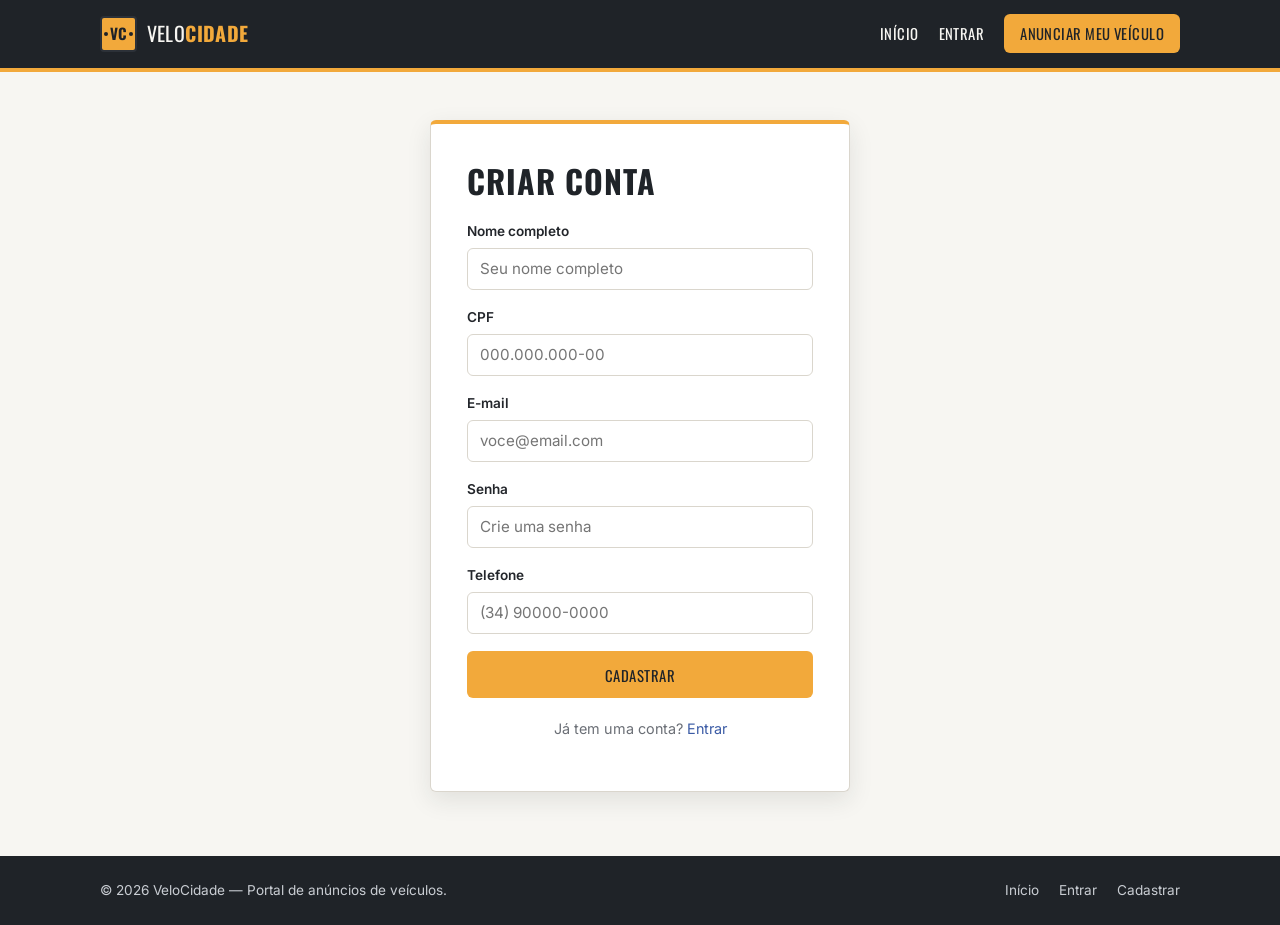
<file: cadastro.html>
<!DOCTYPE html>
<html lang="pt-BR">
<head>
<meta charset="UTF-8">
<meta name="viewport" content="width=device-width, initial-scale=1.0">
<title>Cadastrar — VeloCidade</title>
<link rel="preconnect" href="https://fonts.googleapis.com">
<link href="https://fonts.googleapis.com/css2?family=Oswald:wght@500;600;700&family=Inter:wght@400;500;600&display=swap" rel="stylesheet">
<link rel="stylesheet" href="css/style.css">
</head>
<body>

<header class="site-header">
  <div class="container header-inner">
    <a href="index.html" class="logo" aria-label="VeloCidade, página inicial">
      <span class="logo-plate">VC</span>
      <span class="logo-word">Velo<strong>Cidade</strong></span>
    </a>
    <nav class="nav" aria-label="Navegação principal">
      <a href="index.html">Início</a>
      <a href="login.html">Entrar</a>
      <a href="cadastro.html" class="nav-cta">Anunciar meu veículo</a>
    </nav>
  </div>
</header>

<main>
  <section class="auth-section">
    <div class="auth-card">
      <h1>Criar conta</h1>
      <form class="form" onsubmit="return false;">
        <div class="field field-full">
          <label for="nome">Nome completo</label>
          <input type="text" id="nome" name="nome" placeholder="Seu nome completo" required>
        </div>
        <div class="field field-full">
          <label for="cpf">CPF</label>
          <input type="text" id="cpf" name="cpf" placeholder="000.000.000-00" required>
        </div>
        <div class="field field-full">
          <label for="email">E-mail</label>
          <input type="email" id="email" name="email" placeholder="voce@email.com" required>
        </div>
        <div class="field field-full">
          <label for="senha">Senha</label>
          <input type="password" id="senha" name="senha" placeholder="Crie uma senha" required>
        </div>
        <div class="field field-full">
          <label for="telefone">Telefone</label>
          <input type="tel" id="telefone" name="telefone" placeholder="(34) 90000-0000" required>
        </div>
        <div class="field field-full">
          <button type="submit" class="btn btn-primary btn-block">Cadastrar</button>
        </div>
      </form>
      <p class="auth-alt">Já tem uma conta? <a href="login.html">Entrar</a></p>
    </div>
  </section>
</main>

<footer class="site-footer">
  <div class="container footer-inner">
    <p>&copy; 2026 VeloCidade — Portal de anúncios de veículos.</p>
    <nav aria-label="Links do rodapé">
      <a href="index.html">Início</a>
      <a href="login.html">Entrar</a>
      <a href="cadastro.html">Cadastrar</a>
    </nav>
  </div>
</footer>

</body>
</html>
</file>
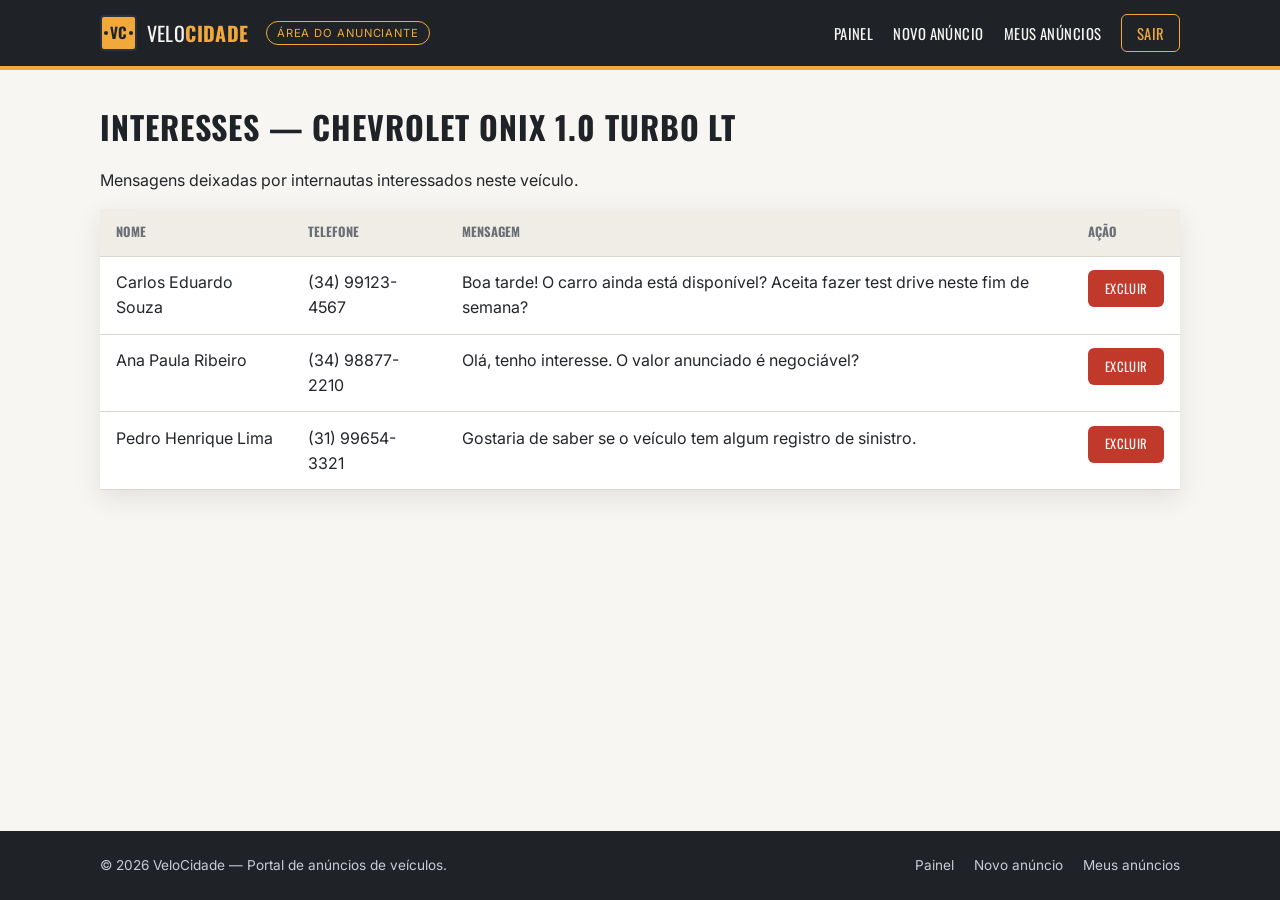
<file: interesses.html>
<!DOCTYPE html>
<html lang="pt-BR">
<head>
<meta charset="UTF-8">
<meta name="viewport" content="width=device-width, initial-scale=1.0">
<title>Interesses no anúncio — VeloCidade</title>
<link rel="preconnect" href="https://fonts.googleapis.com">
<link href="https://fonts.googleapis.com/css2?family=Oswald:wght@500;600;700&family=Inter:wght@400;500;600&display=swap" rel="stylesheet">
<link rel="stylesheet" href="../css/style.css">
</head>
<body>

<header class="site-header">
  <div class="container header-inner">
    <a href="painel.html" class="logo" aria-label="VeloCidade, painel do anunciante">
      <span class="logo-plate">VC</span>
      <span class="logo-word">Velo<strong>Cidade</strong></span>
      <span class="area-tag">Área do anunciante</span>
    </a>
    <nav class="nav" aria-label="Navegação da área restrita">
      <a href="painel.html">Painel</a>
      <a href="novo-anuncio.html">Novo anúncio</a>
      <a href="meus-anuncios.html">Meus anúncios</a>
      <a href="../login.html" class="nav-sair">Sair</a>
    </nav>
  </div>
</header>

<main>
  <section class="container" style="padding-top:2rem;">
    <h1>Interesses — Chevrolet Onix 1.0 Turbo LT</h1>
    <p>Mensagens deixadas por internautas interessados neste veículo.</p>

    <table class="interest-list">
      <thead>
        <tr>
          <th>Nome</th>
          <th>Telefone</th>
          <th>Mensagem</th>
          <th>Ação</th>
        </tr>
      </thead>
      <tbody>
        <tr>
          <td>Carlos Eduardo Souza</td>
          <td>(34) 99123-4567</td>
          <td>Boa tarde! O carro ainda está disponível? Aceita fazer test drive neste fim de semana?</td>
          <td><a href="#" class="btn btn-danger btn-small">Excluir</a></td>
        </tr>
        <tr>
          <td>Ana Paula Ribeiro</td>
          <td>(34) 98877-2210</td>
          <td>Olá, tenho interesse. O valor anunciado é negociável?</td>
          <td><a href="#" class="btn btn-danger btn-small">Excluir</a></td>
        </tr>
        <tr>
          <td>Pedro Henrique Lima</td>
          <td>(31) 99654-3321</td>
          <td>Gostaria de saber se o veículo tem algum registro de sinistro.</td>
          <td><a href="#" class="btn btn-danger btn-small">Excluir</a></td>
        </tr>
      </tbody>
    </table>
  </section>
</main>

<footer class="site-footer">
  <div class="container footer-inner">
    <p>&copy; 2026 VeloCidade — Portal de anúncios de veículos.</p>
    <nav aria-label="Links do rodapé">
      <a href="painel.html">Painel</a>
      <a href="novo-anuncio.html">Novo anúncio</a>
      <a href="meus-anuncios.html">Meus anúncios</a>
    </nav>
  </div>
</footer>

</body>
</html>
</file>
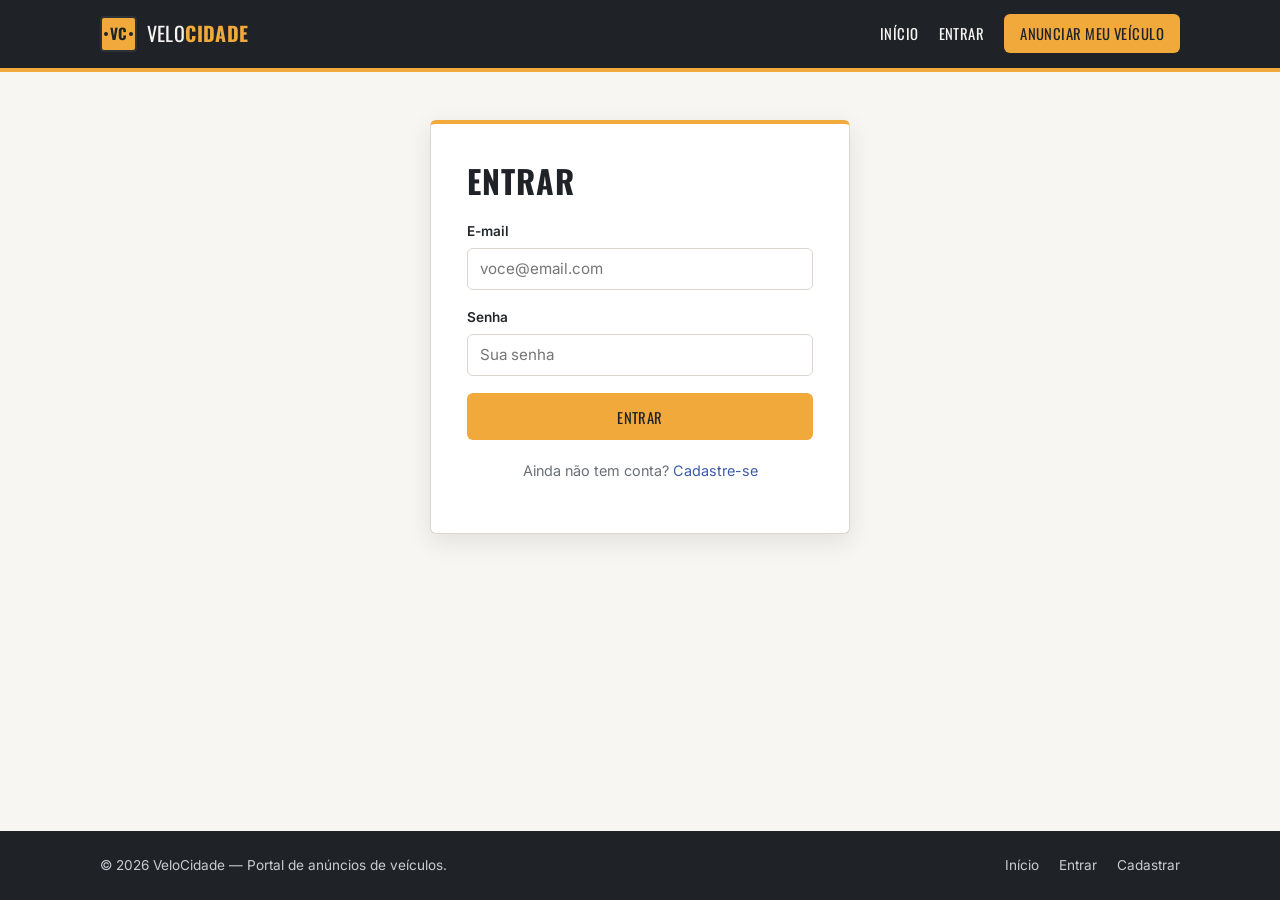
<file: login.html>
<!DOCTYPE html>
<html lang="pt-BR">
<head>
<meta charset="UTF-8">
<meta name="viewport" content="width=device-width, initial-scale=1.0">
<title>Entrar — VeloCidade</title>
<link rel="preconnect" href="https://fonts.googleapis.com">
<link href="https://fonts.googleapis.com/css2?family=Oswald:wght@500;600;700&family=Inter:wght@400;500;600&display=swap" rel="stylesheet">
<link rel="stylesheet" href="css/style.css">
</head>
<body>

<header class="site-header">
  <div class="container header-inner">
    <a href="index.html" class="logo" aria-label="VeloCidade, página inicial">
      <span class="logo-plate">VC</span>
      <span class="logo-word">Velo<strong>Cidade</strong></span>
    </a>
    <nav class="nav" aria-label="Navegação principal">
      <a href="index.html">Início</a>
      <a href="login.html">Entrar</a>
      <a href="cadastro.html" class="nav-cta">Anunciar meu veículo</a>
    </nav>
  </div>
</header>

<main>
  <section class="auth-section">
    <div class="auth-card">
      <h1>Entrar</h1>
      <form class="form" onsubmit="return false;">
        <div class="field field-full">
          <label for="email">E-mail</label>
          <input type="email" id="email" name="email" placeholder="voce@email.com" required>
        </div>
        <div class="field field-full">
          <label for="senha">Senha</label>
          <input type="password" id="senha" name="senha" placeholder="Sua senha" required>
        </div>
        <div class="field field-full">
          <button type="submit" class="btn btn-primary btn-block">Entrar</button>
        </div>
      </form>
      <p class="auth-alt">Ainda não tem conta? <a href="cadastro.html">Cadastre-se</a></p>
    </div>
  </section>
</main>

<footer class="site-footer">
  <div class="container footer-inner">
    <p>&copy; 2026 VeloCidade — Portal de anúncios de veículos.</p>
    <nav aria-label="Links do rodapé">
      <a href="index.html">Início</a>
      <a href="login.html">Entrar</a>
      <a href="cadastro.html">Cadastrar</a>
    </nav>
  </div>
</footer>

</body>
</html>
</file>
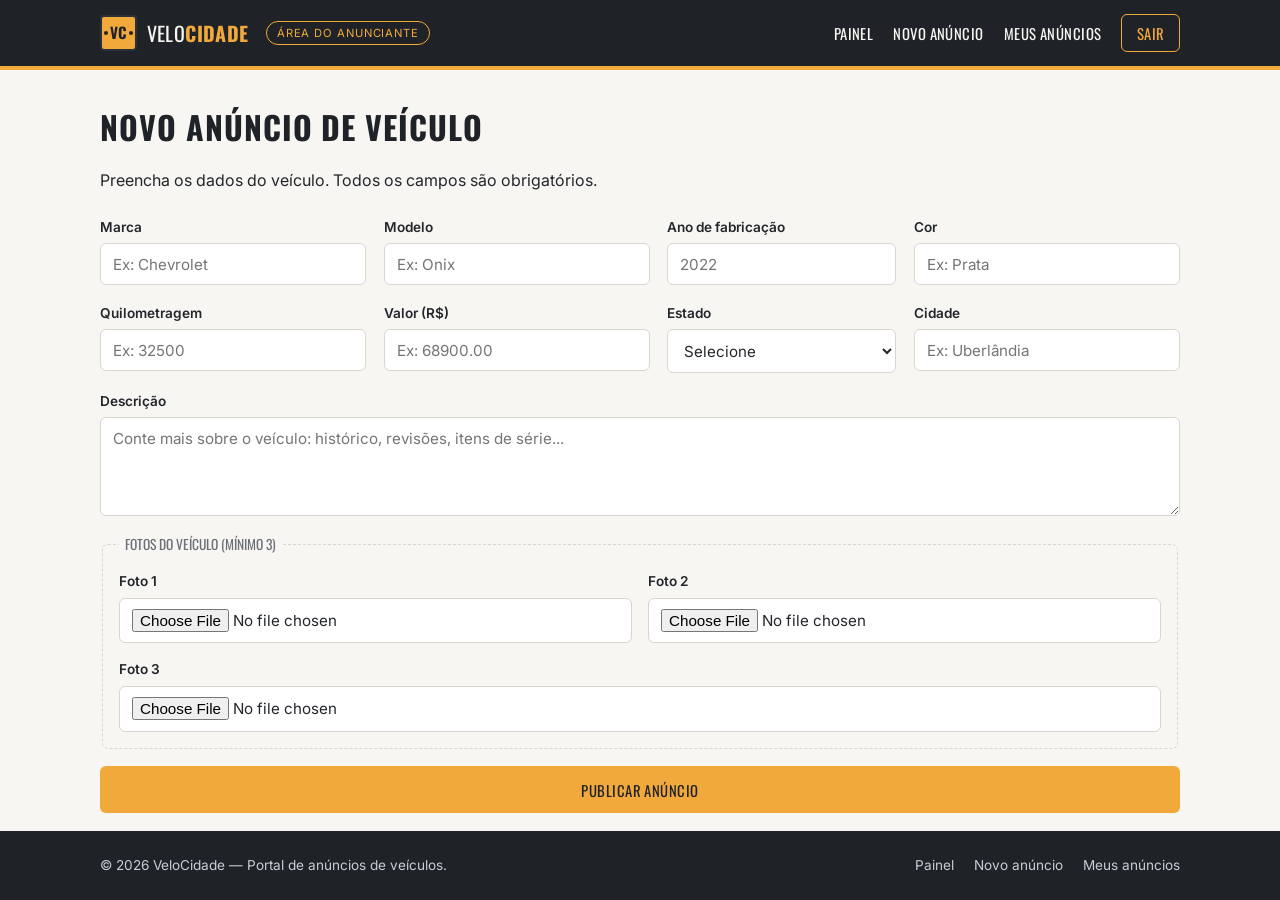
<file: novo-anuncio.html>
<!DOCTYPE html>
<html lang="pt-BR">
<head>
<meta charset="UTF-8">
<meta name="viewport" content="width=device-width, initial-scale=1.0">
<title>Novo anúncio — VeloCidade</title>
<link rel="preconnect" href="https://fonts.googleapis.com">
<link href="https://fonts.googleapis.com/css2?family=Oswald:wght@500;600;700&family=Inter:wght@400;500;600&display=swap" rel="stylesheet">
<link rel="stylesheet" href="../css/style.css">
</head>
<body>

<header class="site-header">
  <div class="container header-inner">
    <a href="painel.html" class="logo" aria-label="VeloCidade, painel do anunciante">
      <span class="logo-plate">VC</span>
      <span class="logo-word">Velo<strong>Cidade</strong></span>
      <span class="area-tag">Área do anunciante</span>
    </a>
    <nav class="nav" aria-label="Navegação da área restrita">
      <a href="painel.html">Painel</a>
      <a href="novo-anuncio.html">Novo anúncio</a>
      <a href="meus-anuncios.html">Meus anúncios</a>
      <a href="../login.html" class="nav-sair">Sair</a>
    </nav>
  </div>
</header>

<main>
  <section class="container" style="padding-top:2rem;">
    <h1>Novo anúncio de veículo</h1>
    <p>Preencha os dados do veículo. Todos os campos são obrigatórios.</p>

    <form class="form" style="margin-top:1.5rem;" onsubmit="return false;">
      <div class="field">
        <label for="marca">Marca</label>
        <input type="text" id="marca" name="marca" placeholder="Ex: Chevrolet" required>
      </div>
      <div class="field">
        <label for="modelo">Modelo</label>
        <input type="text" id="modelo" name="modelo" placeholder="Ex: Onix" required>
      </div>
      <div class="field">
        <label for="ano">Ano de fabricação</label>
        <input type="number" id="ano" name="ano" min="1970" max="2026" placeholder="2022" required>
      </div>
      <div class="field">
        <label for="cor">Cor</label>
        <input type="text" id="cor" name="cor" placeholder="Ex: Prata" required>
      </div>
      <div class="field">
        <label for="km">Quilometragem</label>
        <input type="number" id="km" name="km" min="0" placeholder="Ex: 32500" required>
      </div>
      <div class="field">
        <label for="valor">Valor (R$)</label>
        <input type="number" id="valor" name="valor" min="0" step="0.01" placeholder="Ex: 68900.00" required>
      </div>
      <div class="field">
        <label for="estado">Estado</label>
        <select id="estado" name="estado" required>
          <option value="">Selecione</option>
          <option>MG</option>
          <option>SP</option>
          <option>RJ</option>
          <option>GO</option>
          <option>ES</option>
        </select>
      </div>
      <div class="field">
        <label for="cidade">Cidade</label>
        <input type="text" id="cidade" name="cidade" placeholder="Ex: Uberlândia" required>
      </div>

      <div class="field field-full">
        <label for="descricao">Descrição</label>
        <textarea id="descricao" name="descricao" rows="4" placeholder="Conte mais sobre o veículo: histórico, revisões, itens de série..." required></textarea>
      </div>

      <fieldset>
        <legend>Fotos do veículo (mínimo 3)</legend>
        <div class="photo-upload-group">
          <div class="field">
            <label for="foto1">Foto 1</label>
            <input type="file" id="foto1" name="foto1" accept="image/*" required>
          </div>
          <div class="field">
            <label for="foto2">Foto 2</label>
            <input type="file" id="foto2" name="foto2" accept="image/*" required>
          </div>
          <div class="field">
            <label for="foto3">Foto 3</label>
            <input type="file" id="foto3" name="foto3" accept="image/*" required>
          </div>
        </div>
      </fieldset>

      <div class="field field-full">
        <button type="submit" class="btn btn-primary">Publicar anúncio</button>
      </div>
    </form>
  </section>
</main>

<footer class="site-footer">
  <div class="container footer-inner">
    <p>&copy; 2026 VeloCidade — Portal de anúncios de veículos.</p>
    <nav aria-label="Links do rodapé">
      <a href="painel.html">Painel</a>
      <a href="novo-anuncio.html">Novo anúncio</a>
      <a href="meus-anuncios.html">Meus anúncios</a>
    </nav>
  </div>
</footer>

</body>
</html>
</file>
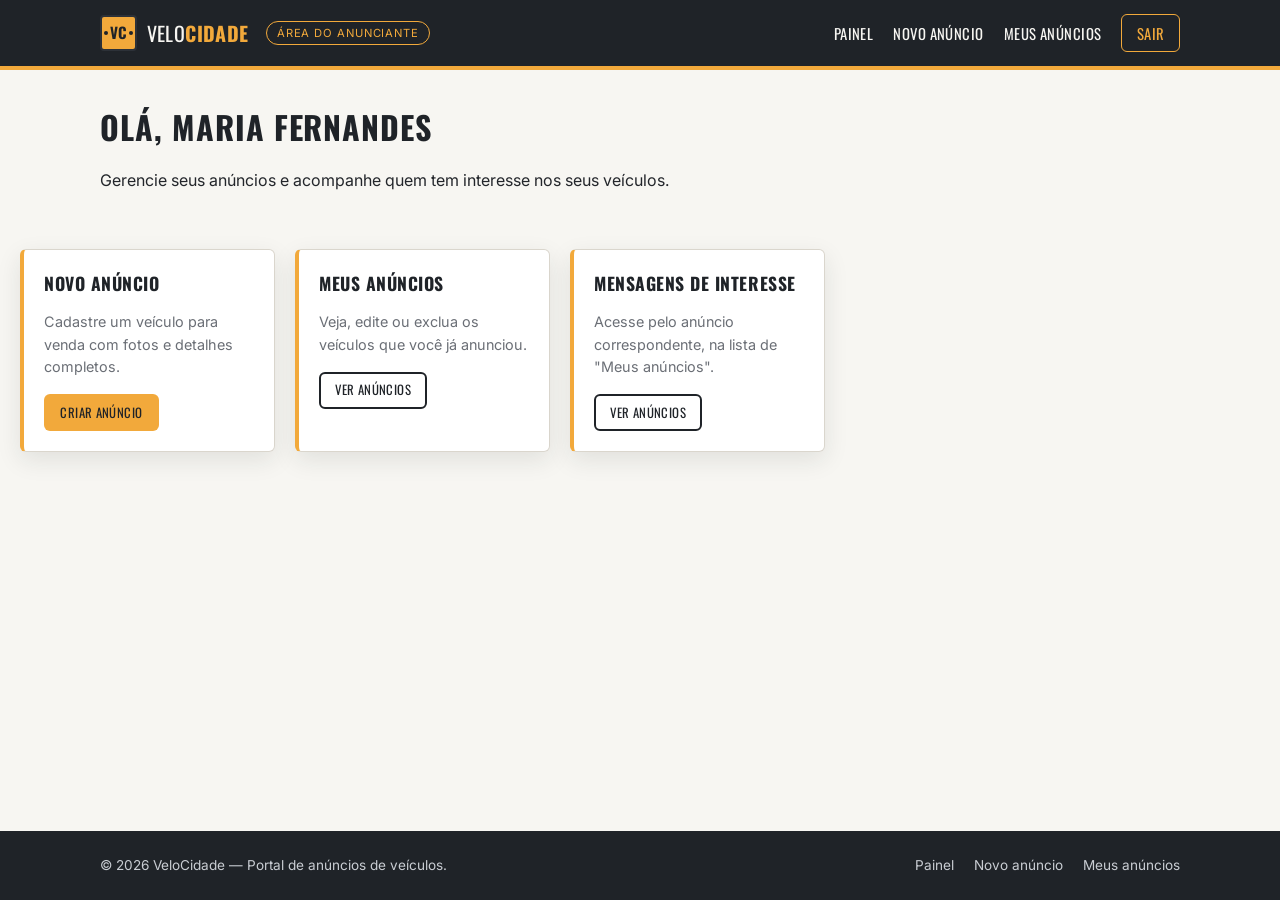
<file: painel.html>
<!DOCTYPE html>
<html lang="pt-BR">
<head>
<meta charset="UTF-8">
<meta name="viewport" content="width=device-width, initial-scale=1.0">
<title>Meu painel — VeloCidade</title>
<link rel="preconnect" href="https://fonts.googleapis.com">
<link href="https://fonts.googleapis.com/css2?family=Oswald:wght@500;600;700&family=Inter:wght@400;500;600&display=swap" rel="stylesheet">
<link rel="stylesheet" href="../css/style.css">
</head>
<body>

<header class="site-header">
  <div class="container header-inner">
    <a href="painel.html" class="logo" aria-label="VeloCidade, painel do anunciante">
      <span class="logo-plate">VC</span>
      <span class="logo-word">Velo<strong>Cidade</strong></span>
      <span class="area-tag">Área do anunciante</span>
    </a>
    <nav class="nav" aria-label="Navegação da área restrita">
      <a href="painel.html">Painel</a>
      <a href="novo-anuncio.html">Novo anúncio</a>
      <a href="meus-anuncios.html">Meus anúncios</a>
      <a href="../login.html" class="nav-sair">Sair</a>
    </nav>
  </div>
</header>

<main>
  <section class="container dashboard-welcome">
    <h1>Olá, Maria Fernandes</h1>
    <p>Gerencie seus anúncios e acompanhe quem tem interesse nos seus veículos.</p>
  </section>

  <section class="container dashboard-grid">
    <div class="dashboard-card">
      <h3>Novo anúncio</h3>
      <p>Cadastre um veículo para venda com fotos e detalhes completos.</p>
      <a href="novo-anuncio.html" class="btn btn-primary btn-small">Criar anúncio</a>
    </div>
    <div class="dashboard-card">
      <h3>Meus anúncios</h3>
      <p>Veja, edite ou exclua os veículos que você já anunciou.</p>
      <a href="meus-anuncios.html" class="btn btn-outline btn-small">Ver anúncios</a>
    </div>
    <div class="dashboard-card">
      <h3>Mensagens de interesse</h3>
      <p>Acesse pelo anúncio correspondente, na lista de "Meus anúncios".</p>
      <a href="meus-anuncios.html" class="btn btn-outline btn-small">Ver anúncios</a>
    </div>
  </section>
</main>

<footer class="site-footer">
  <div class="container footer-inner">
    <p>&copy; 2026 VeloCidade — Portal de anúncios de veículos.</p>
    <nav aria-label="Links do rodapé">
      <a href="painel.html">Painel</a>
      <a href="novo-anuncio.html">Novo anúncio</a>
      <a href="meus-anuncios.html">Meus anúncios</a>
    </nav>
  </div>
</footer>

</body>
</html>
</file>
<file: css/style.css>
/* ===========================================================
   VeloCidade — Portal de Anúncios de Veículos
   Etapa 1: Estrutura estática (HTML/CSS/Flexbox)
   =========================================================== */

:root {
  --asphalt: #1F2328;
  --asphalt-soft: #2C3138;
  --paper: #F7F6F2;
  --paper-dim: #EFEDE6;
  --amber: #F2A93B;
  --amber-dark: #D98F1E;
  --steel: #3B5BA5;
  --line: #DAD6CD;
  --danger: #C0392B;
  --text: #23262B;
  --text-muted: #6B6F76;

  --font-display: "Oswald", "Arial Narrow", sans-serif;
  --font-body: "Inter", "Segoe UI", sans-serif;

  --radius: 6px;
  --shadow: 0 8px 24px rgba(31, 35, 40, 0.10);
}

* { box-sizing: border-box; }

html { scroll-behavior: smooth; }

body {
  margin: 0;
  font-family: var(--font-body);
  color: var(--text);
  background: var(--paper);
  line-height: 1.55;
}

img { max-width: 100%; display: block; }

a { color: var(--steel); text-decoration: none; }
a:hover { text-decoration: underline; }

h1, h2, h3 {
  font-family: var(--font-display);
  text-transform: uppercase;
  letter-spacing: 0.03em;
  color: var(--asphalt);
  margin: 0 0 0.5em;
}

h1 { font-size: 2rem; }
h2 { font-size: 1.4rem; }
h3 { font-size: 1.1rem; }

.container {
  width: 100%;
  max-width: 1120px;
  margin: 0 auto;
  padding: 0 1.25rem;
}

:focus-visible {
  outline: 3px solid var(--amber);
  outline-offset: 2px;
}

/* -------------------- Header / Nav -------------------- */
.site-header {
  background: var(--asphalt);
  border-bottom: 4px solid var(--amber);
}

.header-inner {
  display: flex;
  align-items: center;
  justify-content: space-between;
  flex-wrap: wrap;
  gap: 0.75rem;
  padding: 0.9rem 1.25rem;
}

.logo {
  display: flex;
  align-items: center;
  gap: 0.6rem;
  color: var(--paper);
}
.logo:hover { text-decoration: none; }

.logo-plate {
  font-family: var(--font-display);
  background: var(--amber);
  color: var(--asphalt);
  font-weight: 700;
  font-size: 0.95rem;
  padding: 0.25rem 0.5rem;
  border-radius: 4px;
  border: 2px solid var(--asphalt-soft);
  position: relative;
}
.logo-plate::before,
.logo-plate::after {
  content: "";
  position: absolute;
  top: 50%;
  width: 4px;
  height: 4px;
  background: var(--asphalt);
  border-radius: 50%;
  transform: translateY(-50%);
}
.logo-plate::before { left: 2px; }
.logo-plate::after { right: 2px; }

.logo-word {
  font-family: var(--font-display);
  font-size: 1.25rem;
  letter-spacing: 0.02em;
  text-transform: uppercase;
}
.logo-word strong { color: var(--amber); }

.nav {
  display: flex;
  align-items: center;
  gap: 1.25rem;
  flex-wrap: wrap;
}
.nav a {
  color: var(--paper);
  font-family: var(--font-display);
  font-size: 0.92rem;
  letter-spacing: 0.03em;
  text-transform: uppercase;
}
.nav a:hover { color: var(--amber); text-decoration: none; }

.nav .nav-cta {
  background: var(--amber);
  color: var(--asphalt);
  padding: 0.5rem 1rem;
  border-radius: var(--radius);
}
.nav .nav-cta:hover { background: var(--amber-dark); color: var(--asphalt); }

.nav .nav-sair {
  color: var(--amber);
  border: 1px solid var(--amber);
  padding: 0.4rem 0.9rem;
  border-radius: var(--radius);
}

/* Restricted-area badge under logo */
.area-tag {
  font-family: var(--font-body);
  font-size: 0.7rem;
  text-transform: uppercase;
  letter-spacing: 0.08em;
  color: var(--amber);
  border: 1px solid var(--amber);
  border-radius: 999px;
  padding: 0.15rem 0.6rem;
  margin-left: 0.5rem;
}

/* -------------------- Buttons -------------------- */
.btn {
  display: inline-block;
  font-family: var(--font-display);
  text-transform: uppercase;
  letter-spacing: 0.03em;
  font-size: 0.92rem;
  padding: 0.65rem 1.3rem;
  border-radius: var(--radius);
  border: 2px solid transparent;
  cursor: pointer;
}
.btn:hover { text-decoration: none; }

.btn-primary { background: var(--amber); color: var(--asphalt); }
.btn-primary:hover { background: var(--amber-dark); }

.btn-outline {
  background: transparent;
  border-color: var(--asphalt);
  color: var(--asphalt);
}
.btn-outline:hover { background: var(--asphalt); color: var(--paper); }

.btn-danger { background: var(--danger); color: var(--paper); }
.btn-danger:hover { background: #a53324; }

.btn-small { padding: 0.4rem 0.9rem; font-size: 0.8rem; }
.btn-block { width: 100%; text-align: center; }

/* -------------------- Hero / Search panel -------------------- */
.search-panel {
  background: var(--asphalt);
  color: var(--paper);
  padding: 2.5rem 1.25rem 3rem;
  margin-bottom: 2.5rem;
  border-bottom: 4px solid var(--amber);
}
.search-panel h1 {
  color: var(--paper);
  max-width: 640px;
}
.search-panel .lede {
  color: #C9CDD3;
  margin-bottom: 1.5rem;
  max-width: 560px;
}

.search-form {
  display: flex;
  flex-wrap: wrap;
  gap: 1rem;
  align-items: flex-end;
  background: var(--asphalt-soft);
  padding: 1.25rem;
  border-radius: var(--radius);
}
.search-form .field { flex: 1 1 180px; margin: 0; }
.search-form label { color: #C9CDD3; }

/* -------------------- Forms -------------------- */
.form {
  display: flex;
  flex-wrap: wrap;
  gap: 1.1rem;
}
.field {
  display: flex;
  flex-direction: column;
  gap: 0.35rem;
  flex: 1 1 220px;
}
.field-full { flex-basis: 100%; }

label {
  font-size: 0.85rem;
  font-weight: 600;
  color: var(--text);
}

input, select, textarea {
  font-family: var(--font-body);
  font-size: 0.95rem;
  padding: 0.65rem 0.75rem;
  border: 1px solid var(--line);
  border-radius: var(--radius);
  background: #fff;
  color: var(--text);
}
input:focus, select:focus, textarea:focus {
  border-color: var(--steel);
}
textarea { resize: vertical; }

fieldset {
  flex-basis: 100%;
  border: 1px dashed var(--line);
  border-radius: var(--radius);
  padding: 1rem;
}
legend {
  font-family: var(--font-display);
  text-transform: uppercase;
  font-size: 0.85rem;
  color: var(--text-muted);
  padding: 0 0.4rem;
}

/* -------------------- Cards / Grid -------------------- */
.section-title {
  display: flex;
  align-items: baseline;
  justify-content: space-between;
  margin-bottom: 1.25rem;
}
.section-title p { color: var(--text-muted); margin: 0; }

.vehicle-grid {
  display: grid;
  grid-template-columns: repeat(auto-fill, minmax(250px, 1fr));
  gap: 1.5rem;
  margin-bottom: 3rem;
}

.vehicle-card {
  background: #fff;
  border: 1px solid var(--line);
  border-radius: var(--radius);
  overflow: hidden;
  box-shadow: var(--shadow);
  display: flex;
  flex-direction: column;
  transition: transform 0.15s ease;
}
.vehicle-card:hover { transform: translateY(-3px); }

.card-media { position: relative; }
.card-media img { width: 100%; height: 170px; object-fit: cover; }

.price-tag {
  position: absolute;
  bottom: 0.6rem;
  left: 0.6rem;
  background: var(--amber);
  color: var(--asphalt);
  font-family: var(--font-display);
  font-weight: 700;
  padding: 0.3rem 0.6rem;
  border-radius: 4px;
  font-size: 0.95rem;
}
.price-tag--lg { position: static; display: inline-block; font-size: 1.4rem; margin-bottom: 1rem; }

.card-body {
  padding: 1rem 1.1rem 1.2rem;
  display: flex;
  flex-direction: column;
  gap: 0.35rem;
  flex: 1;
}
.card-meta { color: var(--text-muted); font-size: 0.88rem; margin: 0 0 0.6rem; }
.card-body .btn { align-self: flex-start; margin-top: auto; }

.card-actions { display: flex; gap: 0.5rem; flex-wrap: wrap; margin-top: 0.75rem; }

/* -------------------- Vehicle detail -------------------- */
.vehicle-detail {
  display: flex;
  flex-wrap: wrap;
  gap: 2.5rem;
  margin-bottom: 2.5rem;
}
.gallery { flex: 1 1 380px; }
.gallery-main img {
  width: 100%;
  height: 320px;
  object-fit: cover;
  border-radius: var(--radius);
  border: 1px solid var(--line);
}
.gallery-thumbs {
  display: flex;
  gap: 0.6rem;
  margin-top: 0.6rem;
}
.gallery-thumbs img {
  width: 90px;
  height: 64px;
  object-fit: cover;
  border-radius: 4px;
  border: 1px solid var(--line);
  cursor: pointer;
}

.detail-info { flex: 1 1 320px; }

.spec-list {
  list-style: none;
  margin: 0 0 1.25rem;
  padding: 0;
  display: grid;
  grid-template-columns: repeat(2, minmax(140px, 1fr));
  gap: 0.5rem 1rem;
  border-top: 1px solid var(--line);
  border-bottom: 1px solid var(--line);
  padding: 1rem 0;
}
.spec-list strong { color: var(--text-muted); font-weight: 600; display: block; font-size: 0.78rem; text-transform: uppercase; }

.description { color: var(--text); }

.interest-form-section {
  background: var(--paper-dim);
  padding: 2rem 1.25rem;
  border-radius: var(--radius);
  margin-bottom: 3rem;
}

/* -------------------- Auth pages -------------------- */
.auth-section {
  display: flex;
  justify-content: center;
  padding: 3rem 1.25rem 4rem;
}
.auth-card {
  background: #fff;
  border: 1px solid var(--line);
  border-radius: var(--radius);
  box-shadow: var(--shadow);
  padding: 2rem 2.25rem 2.25rem;
  width: 100%;
  max-width: 420px;
  border-top: 4px solid var(--amber);
}
.auth-alt { margin-top: 1.25rem; font-size: 0.9rem; color: var(--text-muted); text-align: center; }

/* -------------------- Restricted dashboard -------------------- */
.dashboard-welcome {
  padding: 2rem 1.25rem 1rem;
}
.dashboard-grid {
  display: grid;
  grid-template-columns: repeat(auto-fill, minmax(220px, 1fr));
  gap: 1.25rem;
  margin: 1.5rem 0 3rem;
}
.dashboard-card {
  background: #fff;
  border: 1px solid var(--line);
  border-left: 4px solid var(--amber);
  border-radius: var(--radius);
  padding: 1.25rem;
  box-shadow: var(--shadow);
}
.dashboard-card h3 { margin-bottom: 0.4rem; }
.dashboard-card p { color: var(--text-muted); font-size: 0.9rem; margin-bottom: 1rem; }

.photo-upload-group {
  display: flex;
  flex-wrap: wrap;
  gap: 1rem;
}
.photo-upload-group .field { flex: 1 1 160px; }

/* -------------------- Interest list table -------------------- */
.interest-list {
  width: 100%;
  border-collapse: collapse;
  margin-bottom: 3rem;
  background: #fff;
  box-shadow: var(--shadow);
}
.interest-list th, .interest-list td {
  border-bottom: 1px solid var(--line);
  padding: 0.85rem 1rem;
  text-align: left;
  vertical-align: top;
}
.interest-list th {
  font-family: var(--font-display);
  text-transform: uppercase;
  font-size: 0.8rem;
  color: var(--text-muted);
  background: var(--paper-dim);
}

/* -------------------- Footer -------------------- */
.site-footer {
  background: var(--asphalt);
  color: #C9CDD3;
  margin-top: auto;
}
.footer-inner {
  display: flex;
  flex-wrap: wrap;
  justify-content: space-between;
  gap: 0.75rem;
  padding: 1.5rem 1.25rem;
  font-size: 0.85rem;
}
.footer-inner nav a { color: #C9CDD3; margin-left: 1rem; }
.footer-inner nav a:hover { color: var(--amber); }
.footer-inner p { margin: 0; }

body {
  display: flex;
  flex-direction: column;
  min-height: 100vh;
}
main { flex: 1; }

/* -------------------- Responsive -------------------- */
@media (max-width: 640px) {
  .header-inner { flex-direction: column; align-items: flex-start; }
  .nav { width: 100%; justify-content: space-between; }
  h1 { font-size: 1.6rem; }
  .search-form { flex-direction: column; align-items: stretch; }
  .footer-inner { flex-direction: column; text-align: center; }
  .footer-inner nav a { margin: 0 0.5rem; }
}
</file>
